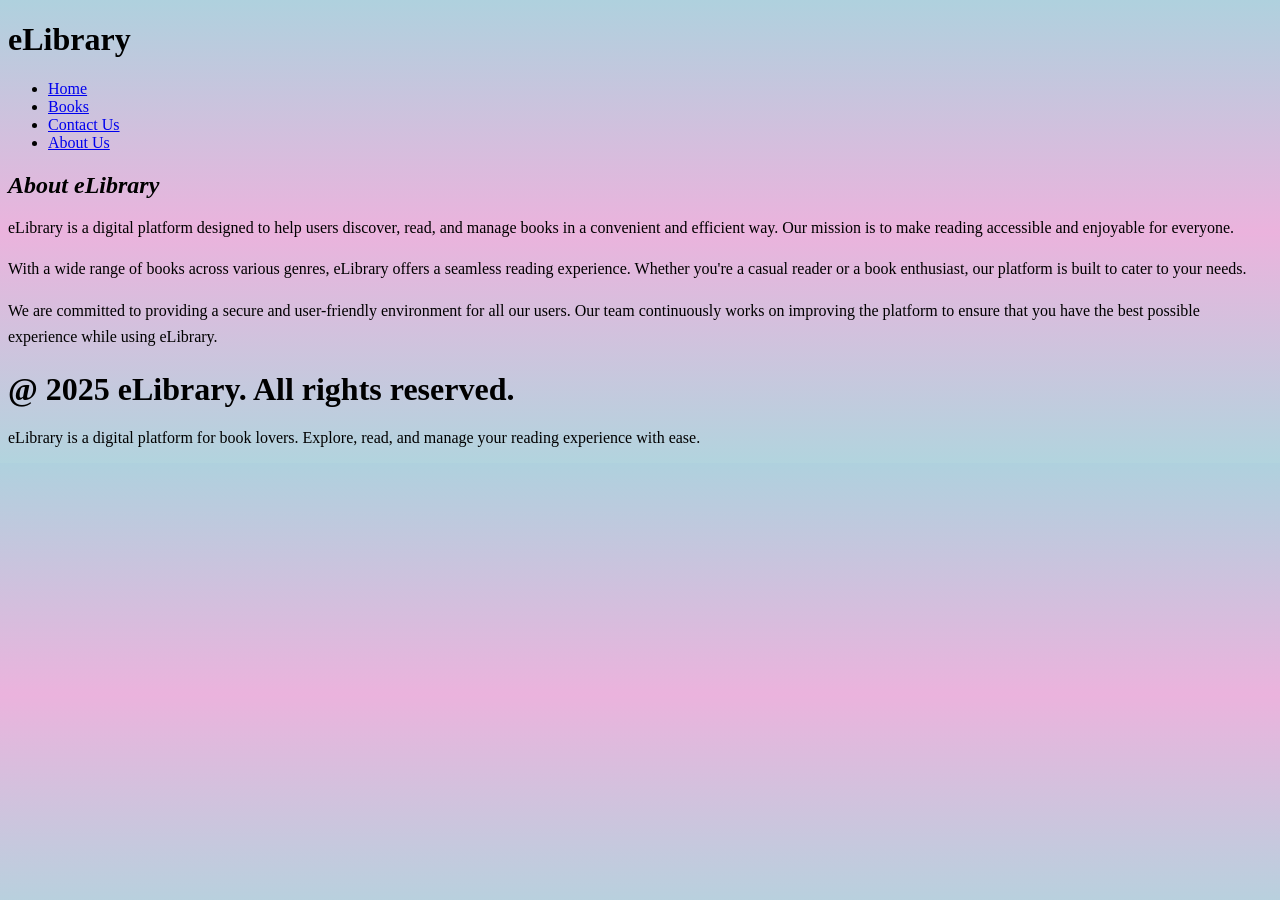
<file: about-us.html>
<!DOCTYPE html>
<html lang="en">

<head>
    <meta charset="UTF-8">
    <meta name="viewport" content="width=device-width, initial-scale=1.0">
    <title>eLibrary - About Us</title>
    <link rel="stylesheet" href="styles.css">
</head>

<body>
    <header>
        <div class="logo">
            <h1>eLibrary</h1>
        </div>
        <nav>
            <ul>
                <li><a href="index.html">Home</a></li>
                <li><a href="books.html">Books</a></li>
                <li><a href="contact-us.html">Contact Us</a></li>
                <li><a href="about-us.html">About Us</a></li>
            </ul>
        </nav>
    </header>
    <section class="message">
        <h2>About eLibrary</h2>
        <p>eLibrary is a digital platform designed to help users discover, read, and manage books in a convenient
            and efficient way. Our mission is to make reading accessible and enjoyable for everyone.</p>
        <p>With a wide range of books across various genres, eLibrary offers a seamless reading experience. Whether
            you're a casual reader or a book enthusiast, our platform is built to cater to your needs.</p>
        <p>We are committed to providing a secure and user-friendly environment for all our users. Our team
            continuously works on improving the platform to ensure that you have the best possible experience while
            using eLibrary.</p>
    </section>
    <main>

    </main>
    <footer>
        <h1>@ 2025 eLibrary. All rights reserved.</h1>

        <p>eLibrary is a digital platform for book lovers. Explore, read, and manage your reading experience with
            ease.</p>
    </footer>
</body>

</html>
</file>
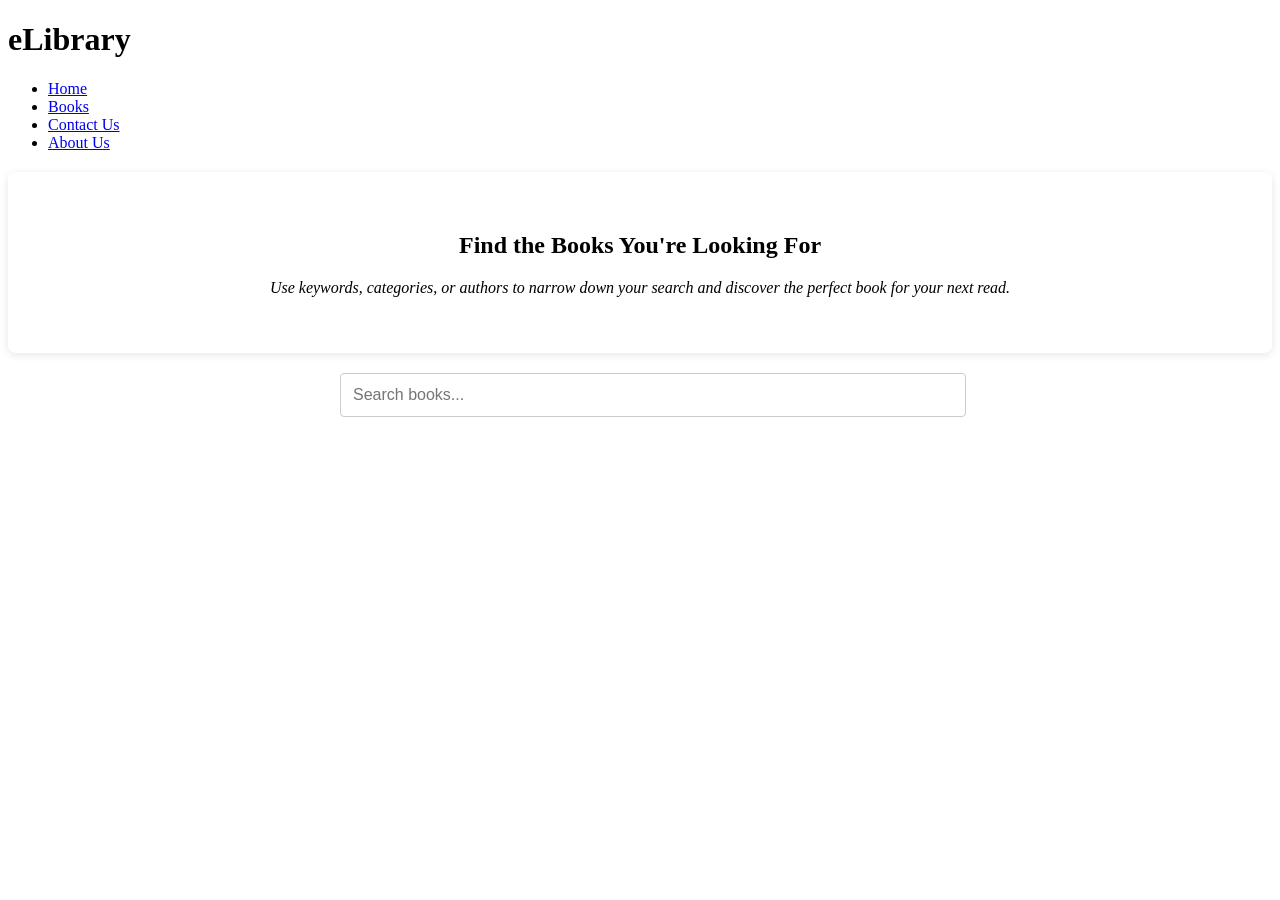
<file: books.html>
<!DOCTYPE html>
<html lang="en">

<head>
    <meta charset="UTF-8">
    <title>Books</title>
    <link rel="stylesheet" href="bookstyle.css">
</head>

<body>
    <header>
        <div class="logo">
            <h1>eLibrary</h1>
        </div>
        <nav>
            <ul>
                <li><a href="index.html">Home</a></li>
                <li><a href="books.html">Books</a></li>
                <li><a href="contact-us.html">Contact Us</a></li>
                <li><a href="about-us.html">About Us</a></li>
            </ul>
        </nav>
    </header>

    <main>
        <section class="hero">
            <h1>Find the Books You're Looking For</h1>
            <p style="font-style: italic;">
                Use keywords, categories, or authors to narrow down your search and discover the perfect book for your
                next
                read.
            </p>
        </section>

        <section class="search-section">
            <div class="search-bar">
                <input type="text" id="searchInput" placeholder="Search books...">
            </div>
        </section>

        <section class="book-list">
            <div id="bookContainer"></div>
        </section>
    </main>

    <!-- script to fetch and display books -->
    <script src="script.js"></script>
</body>

</html>
</file>
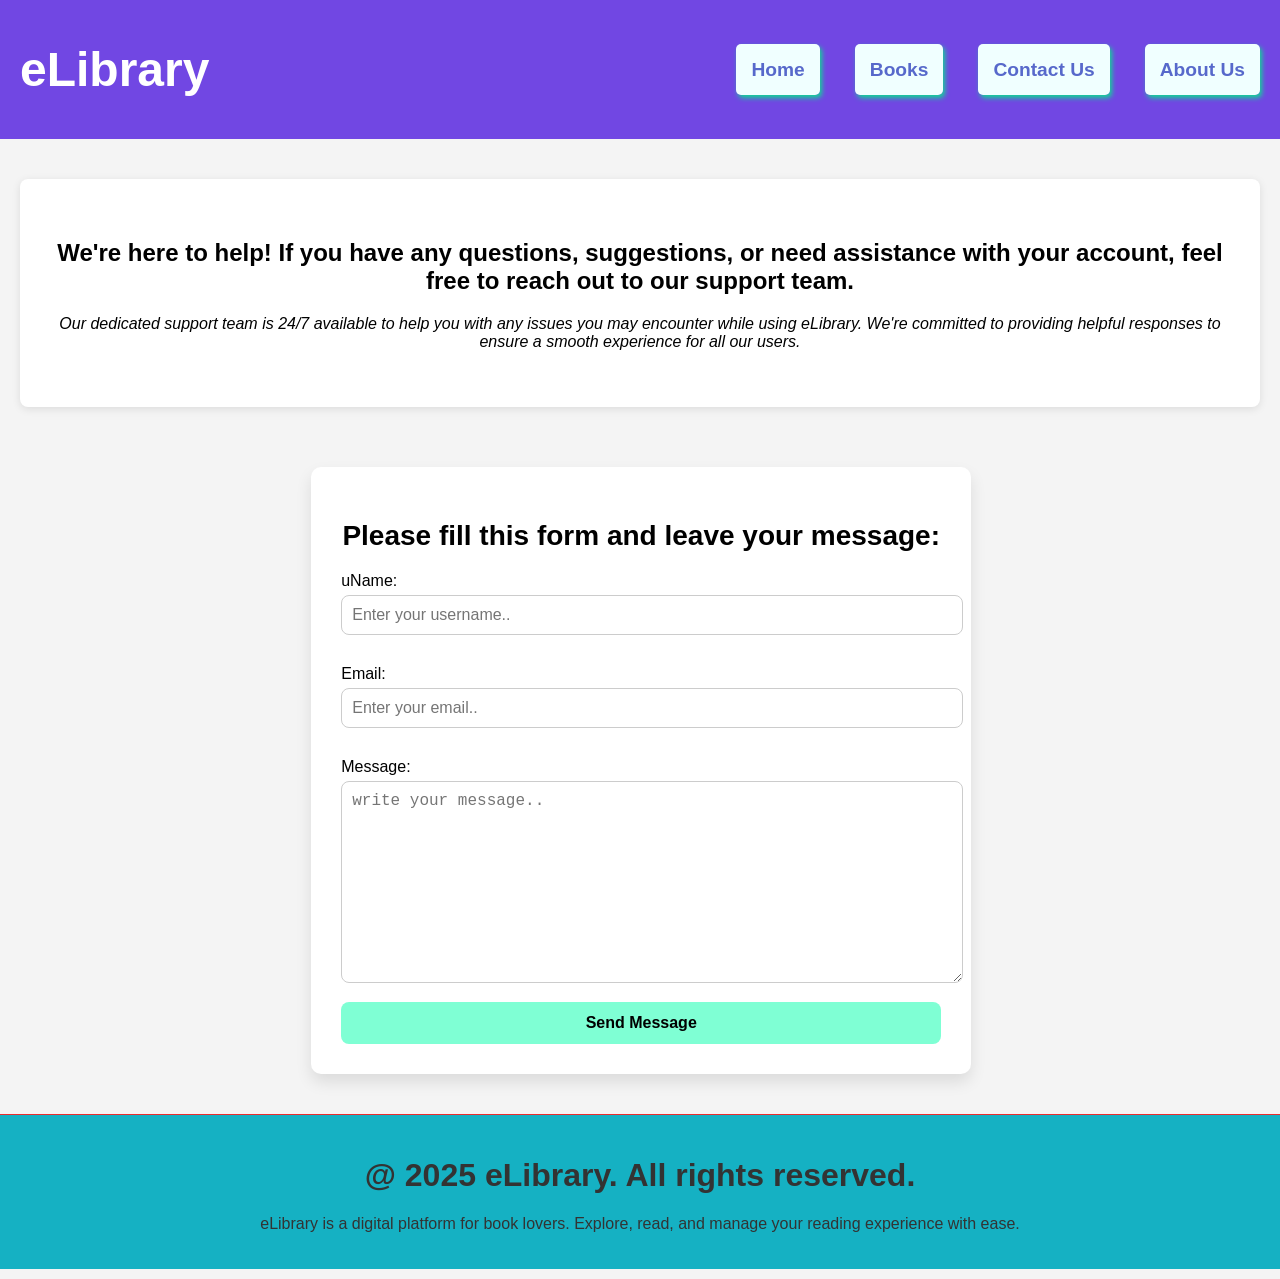
<file: contact-us.html>
<!DOCTYPE html>
<html lang="en">

<head>
    <meta charset="UTF-8">
    <meta name="viewport" content="width=device-width, initial-scale=1.0">
    <title>Share Your Thoughts.</title>
    <link rel="stylesheet" href="forms.css">
</head>

<body>
    <header>
        <div class="logo">
            <h1>eLibrary</h1>
        </div>
        <nav>
            <ul>
                <li><a href="index.html">Home</a></li>
                <li><a href="books.html">Books</a></li>
                <li><a href="contact-us.html">Contact Us</a></li>
                <li><a href="about-us.html">About Us</a></li>
            </ul>
        </nav>
    </header>

    <main>
        <section class="hero">
            <h1>
                We're here to help! If you have any questions, suggestions, or need assistance with your account,
                feel free to reach out to our support team.
            </h1>
            <p style="font-style: italic;">
                Our dedicated support team is 24/7 available to help you with any issues you may encounter while
                using
                eLibrary. We're committed to providing helpful responses to ensure a smooth experience
                for all our users.
            </p>
        </section>
        <section>
            <form id="contact-form">
                <h2>Please fill this form and leave your message:</h2>
                <label for="name">uName:</label>
                <input type="text" id="name" name="name" placeholder="Enter your username.." required>

                <label for="email">Email:</label>
                <input type="email" id="email" name="email" placeholder="Enter your email.." required>

                <label for="message">Message:</label>
                <textarea placeholder="write your message.." name="message" id="message" cols="30" rows="10"
                    required></textarea>

                <button type="submit">
                    Send Message
                </button>
            </form>
        </section>
    </main>

    <footer>
        <h1>@ 2025 eLibrary. All rights reserved.</h1>

        <p>eLibrary is a digital platform for book lovers. Explore, read, and manage your reading experience with
            ease.</p>
    </footer>
</body>

</html>
</file>
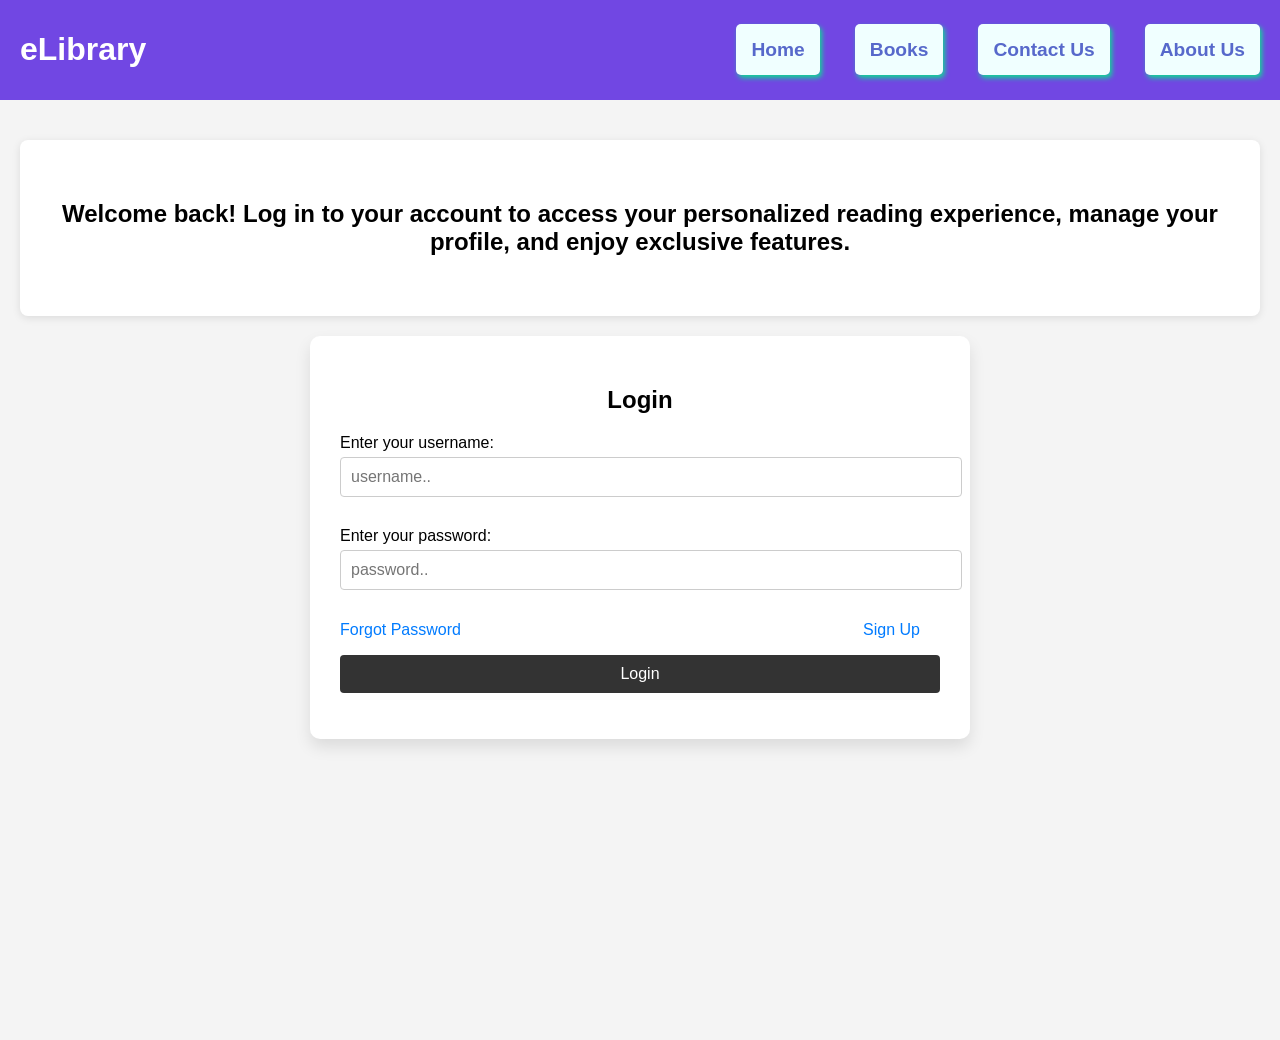
<file: login.html>
<!-- /login.html -->
<!DOCTYPE html>
<html lang="en">

<head>
    <meta charset="UTF-8">
    <meta name="viewport" content="width=device-width, initial-scale=1.0">
    <title>eLibrary - Login</title>
    <link rel="stylesheet" href="forms.css">
</head>

<body>
    <header>
        <h1>eLibrary</h1>
        <nav>
            <ul>
                <li><a href="index.html">Home</a></li>
                <li><a href="books.html">Books</a></li>
                <li><a href="contact-us.html">Contact Us</a></li>
                <li><a href="about-us.html">About Us</a></li>
            </ul>
        </nav>
    </header>

    <main>

        <section>
            <div class="hero">
                <h1>
                    Welcome back! Log in to your account to access your personalized reading experience, manage your
                    profile, and enjoy exclusive features.
                </h1>
            </div>
            <form id="login-form">
                <h2 style="text-align: center;">Login</h2>
                <label for="username">Enter your username:</label>
                <input type="text" id="username" name="username" placeholder="username.." required>

                <label for="password">Enter your password:</label>
                <input type="password" id="password" name="password" placeholder="password.." required>

                <p style="float: right; margin-right: 20px;">
                    <a href="registration.html"
                        style="color: #007BFF; font-family: sans-serif;text-align: right;text-decoration: none;">Sign
                        Up</a>
                </p>
                <p style="float: left;">
                    <a href="reset-password.html"
                        style="color: #007BFF;text-decoration: none; font-family: sans-serif;">Forgot Password</a>
                </p>
                <p>
                    <button type="submit">Login</button>
                </p>
            </form>
        </section>
    </main>
</body>

</html>
</file>
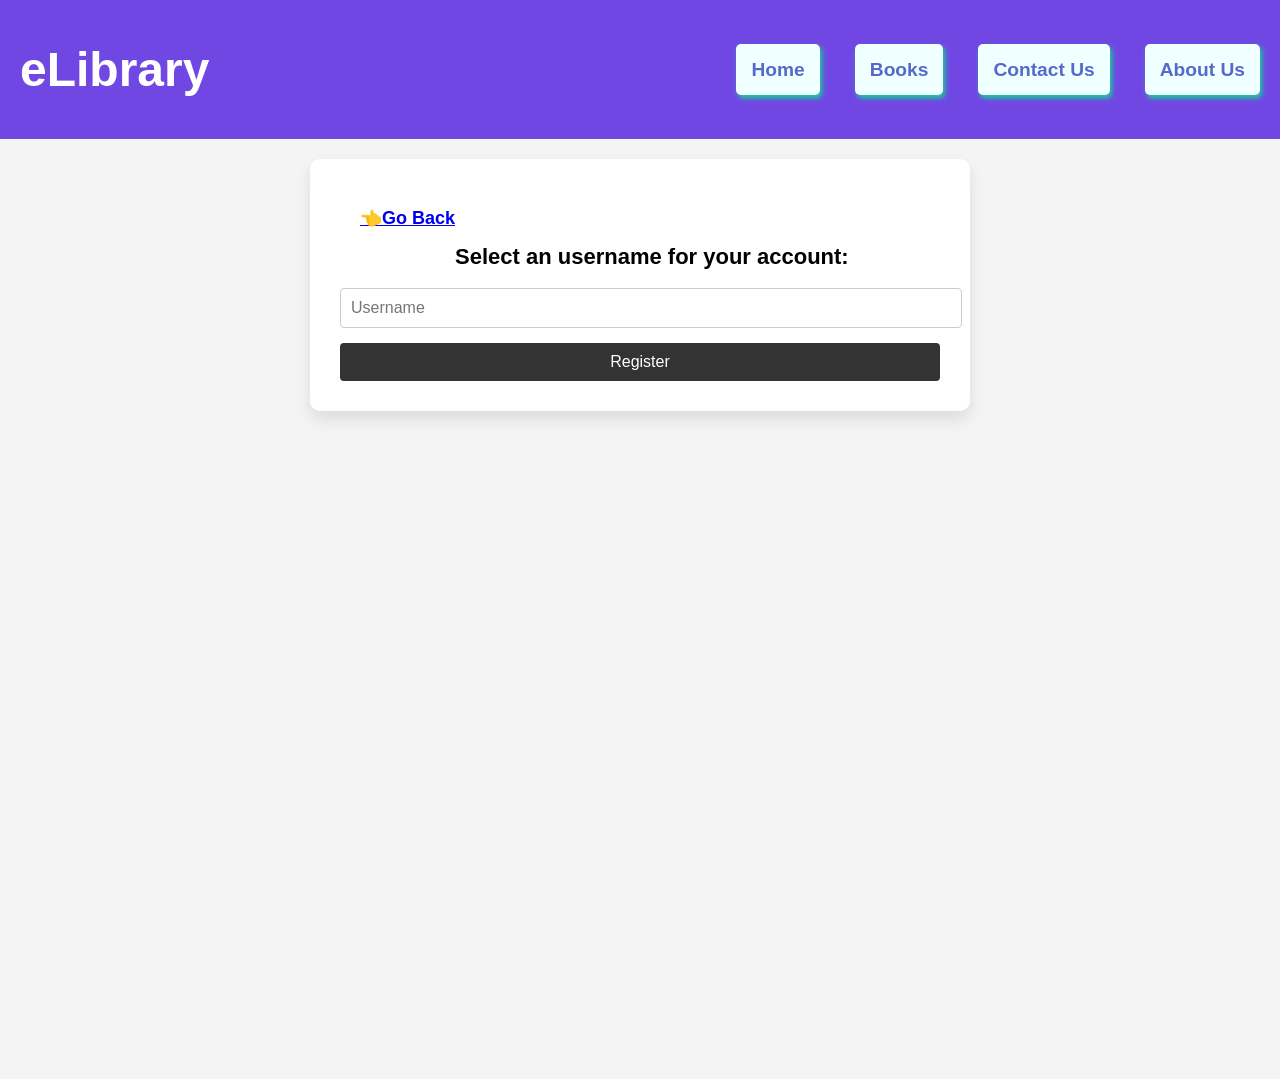
<file: registration-step2.html>
<!DOCTYPE html>
<html lang="en">

<head>
    <meta charset="UTF-8">
    <meta name="viewport" content="width=device-width, initial-scale=1.0">
    <title>eLibrary - Register - Step 2</title>
    <link rel="stylesheet" href="forms.css">
</head>

<body>
    <header>
        <div class="logo">
            <h1>eLibrary</h1>
        </div>
        <nav>
            <ul>
                <li><a href="index.html">Home</a></li>
                <li><a href="books.html">Books</a></li>
                <li><a href="contact-us.html">Contact Us</a></li>
                <li><a href="about-us.html">About Us</a></li>
            </ul>
        </nav>
    </header>
    <main>
        <section>
            <form id="registration-step2-form">
                <p
                    style="float: left;text-decoration: none;font-family: sans-serif;font-size: large; font-weight: 600;">
                    <a href="registration.html" style="float: left; margin-left: 20px;">👈Go
                        Back</a>
                </p><br><br>
                <h2 style="float: left; font-size: 22px;">Select an username for your account:</h2>
                <input type="text" id="username" name="username" placeholder="Username" required>

                <button type="submit">Register</button>
            </form>
        </section>
    </main>
    <script>
        // This JavaScript file will handle the second step of registration (username)
        document.getElementById('registration-step2-form').addEventListener('submit', function (e) {
            e.preventDefault();
            // Redirect to the login page after successful registration
            window.location.href = 'login.html';
        });
    </script>
</body>

</html>
</file>
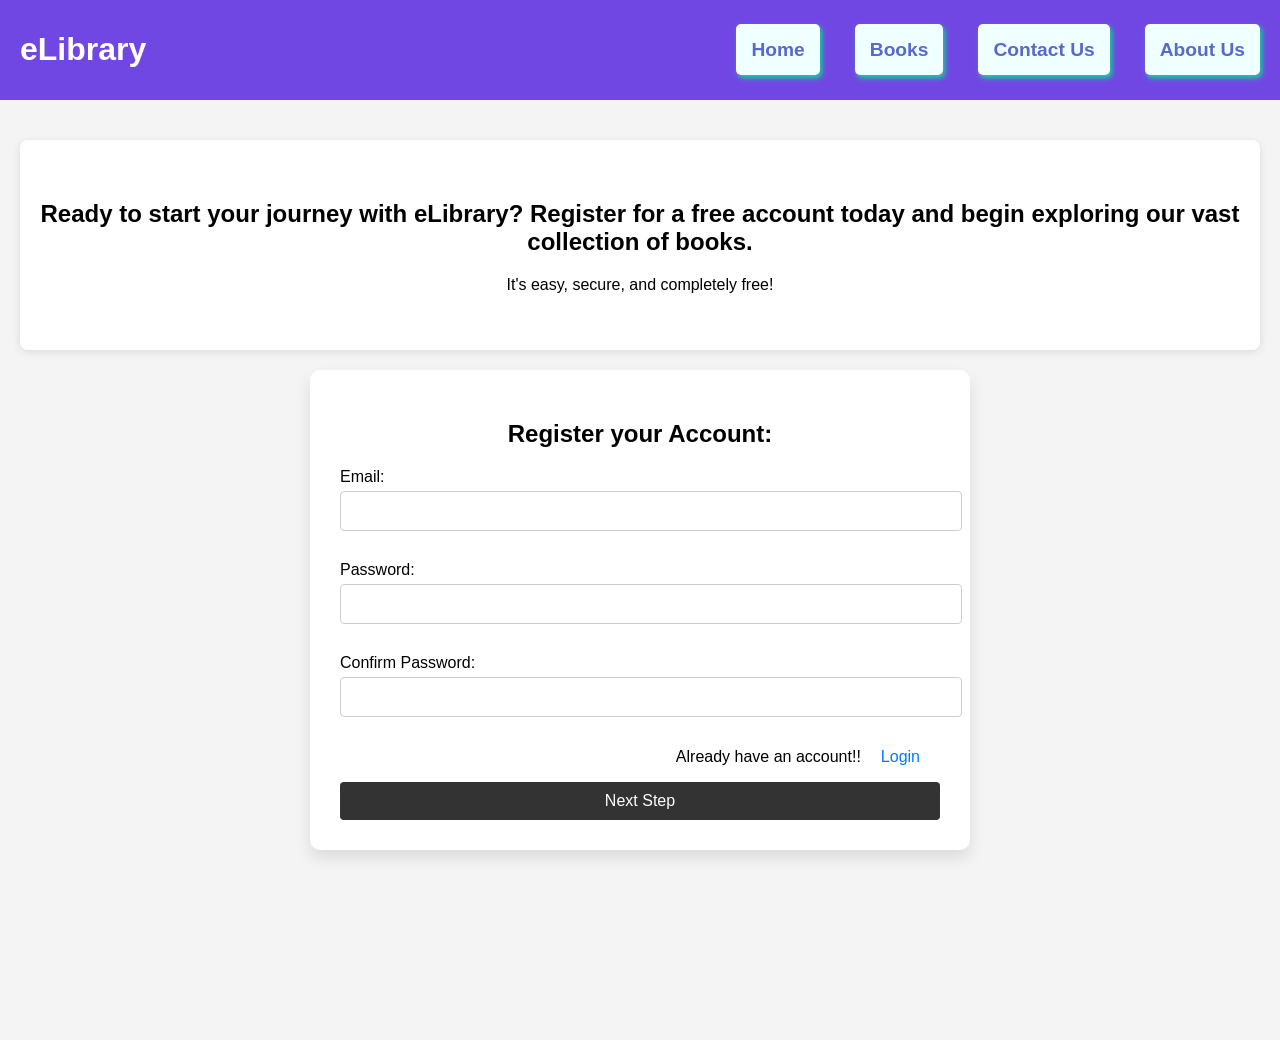
<file: registration.html>
<!DOCTYPE html>
<html lang="en">

<head>
    <meta charset="UTF-8">
    <meta name="viewport" content="width=device-width, initial-scale=1.0">
    <title>eLibrary - Register</title>
    <link rel="stylesheet" href="forms.css">
    <style>
        #guud p {
            float: right;
            margin-right: 20px;

        }

        #guud a {
            color: #007BFF;
            font-family: sans-serif;
            text-align: right;
            text-decoration: none;
            text-align: end;
        }

        #guud a:hover {
            color: blue;
            text-decoration: underline;
            text-shadow: 1px 1px 2px blue;
        }
    </style>
</head>

<body>
    <header>
        <h1>eLibrary</h1>
        <nav>
            <ul>
                <li><a href="index.html">Home</a></li>
                <li><a href="books.html">Books</a></li>
                <li><a href="contact-us.html">Contact Us</a></li>
                <li><a href="about-us.html">About Us</a></li>
            </ul>
        </nav>
    </header>
    <main>
        <section>
            <div class="hero">
                <h2>
                    Ready to start your journey with eLibrary? Register for a free account today and begin exploring our
                    vast collection of books.
                </h2>
                <p> It's easy, secure, and completely free!</p>
            </div>
            <form id="registration-form">
                <h2 style="text-align: center;">Register your Account:</h2>
                <label for="email">Email:</label>
                <input type="email" id="email" name="email" required>

                <label for="password">Password:</label>
                <div>
                    <input type="password" id="password" name="password" required>
                </div>

                <label for="confirm-password">Confirm Password:</label>
                <div>
                    <input type="password" id="confirm-password" name="confirm-password" required>
                </div>
                <div id="guud">
                    <p>
                        <a href="login.html">Login</a>
                    </p>
                    <p>
                        Already have an account!! </p>

                </div>
                <button type="submit">Next Step</button>
            </form>
        </section>
    </main>
    <script src="regvalidation.js"></script>
</body>

</html>
</file>
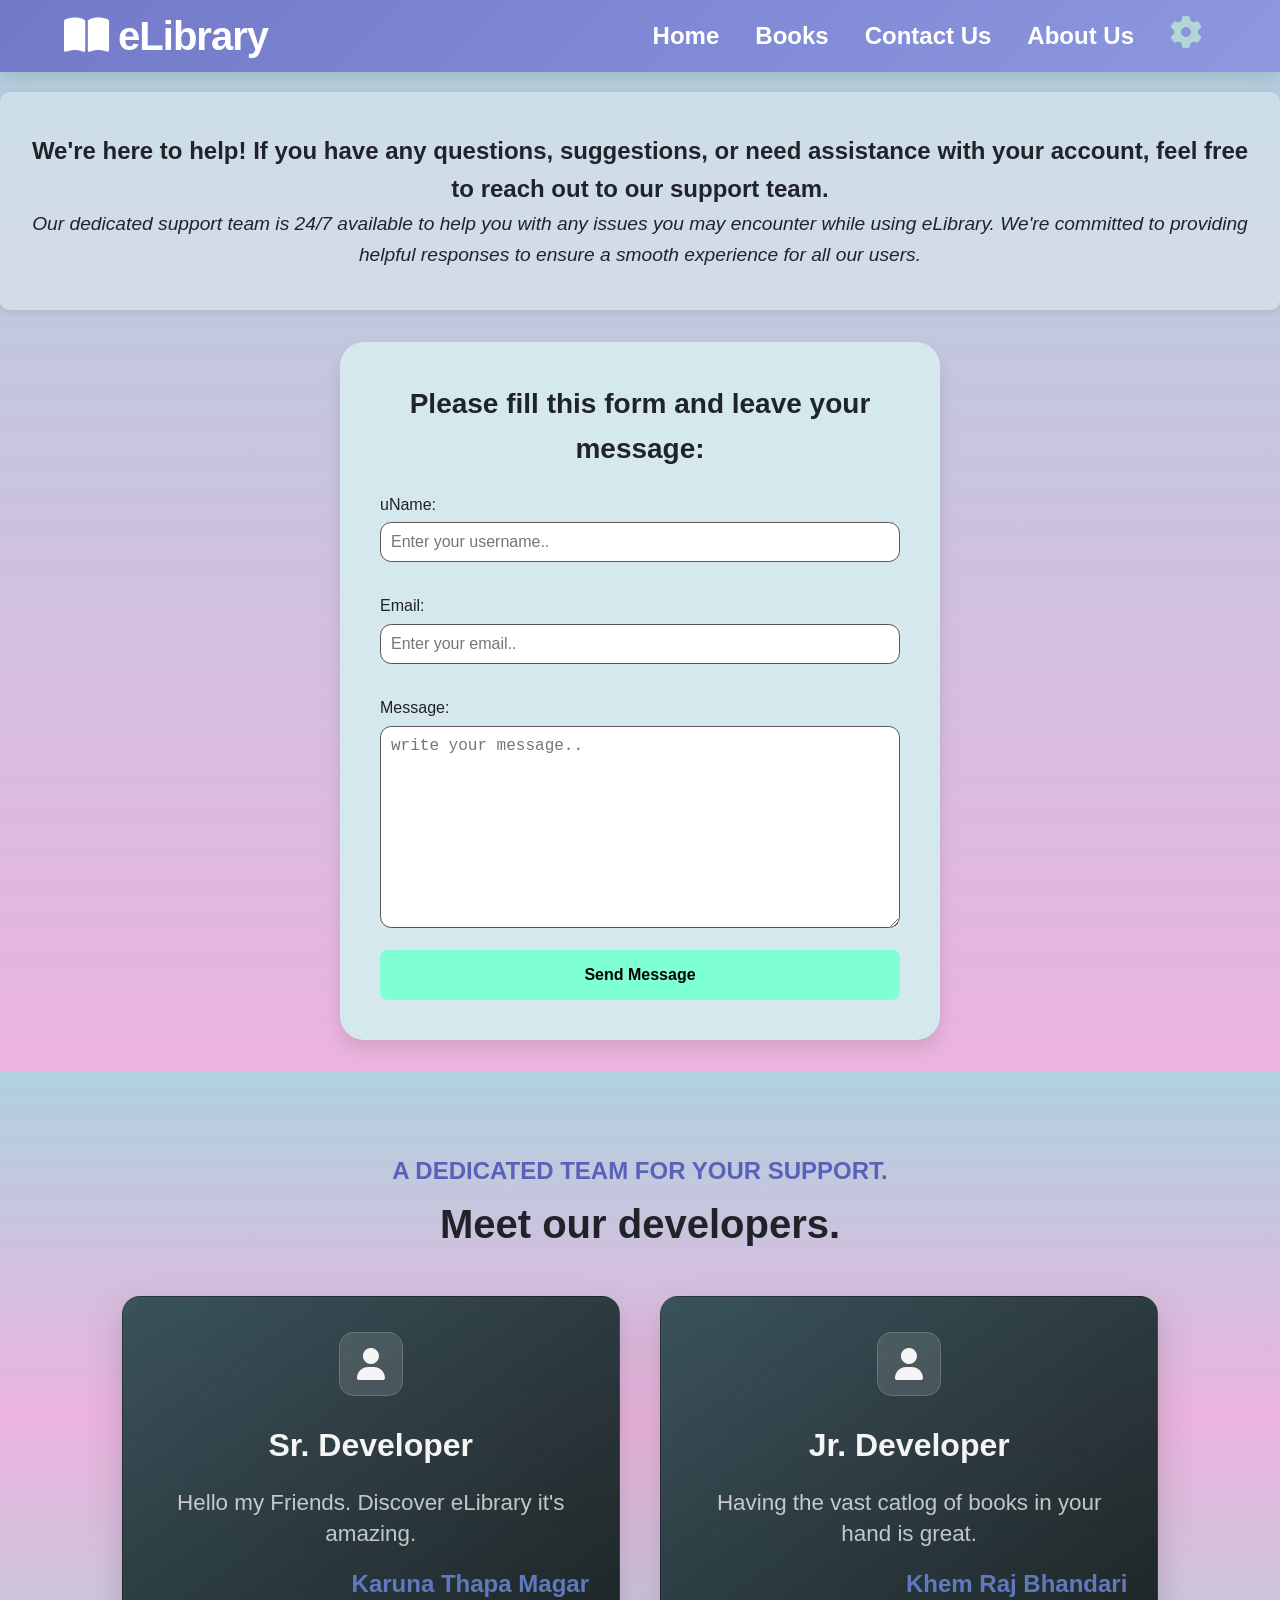
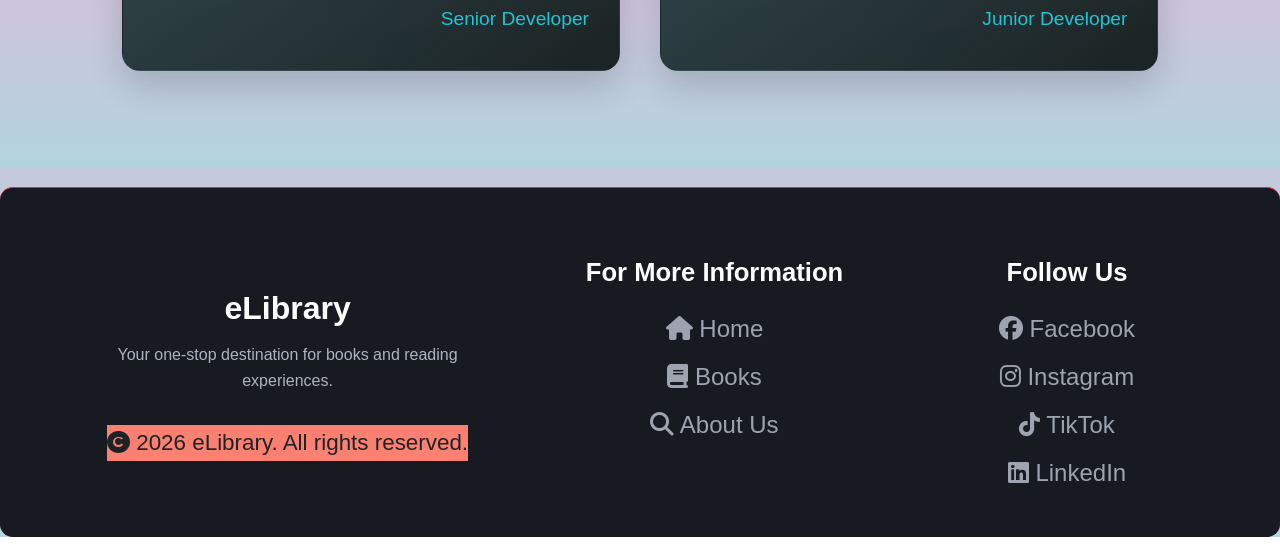
<file: pages/contact-us.html>
<!DOCTYPE html>
<html lang="en">

<head>
    <meta charset="UTF-8">
    <meta name="viewport" content="width=device-width, initial-scale=1.0">
    <title>Share Your Thoughts.</title>
    <link rel="stylesheet" href="../all.css">
    <link rel="stylesheet" href="../sign_ups/forms.css">
    <link rel="stylesheet" href="https://cdnjs.cloudflare.com/ajax/libs/font-awesome/6.5.2/css/all.min.css">
    <link rel="shortcut icon" href="../../images/logo.jpg" type="image/x-icon">
</head>

<body>
    <!-- Navigation -->

    <header class="navbar">
        <a href="../index.html" class="logo"> <i class="fa-solid fa-book-open"></i>
            eLibrary</a>

        <nav class="nav-links">
            <a href="../index.html">Home</a>
            <a href="books.html">Books</a>
            <a href="contact-us.html">Contact Us</a>
            <a href="about-us.html">About Us</a>
            <a href="#setting" class="settings-icon"><i class="fa-solid fa-gear"></i></a>
        </nav>
    </header>

    <!-- FORM SECTION  -->

    <section class="hero">
        <h1>
            We're here to help! If you have any questions, suggestions, or need assistance with your account,
            feel free to reach out to our support team.
        </h1>
        <p style="font-style: italic;">
            Our dedicated support team is 24/7 available to help you with any issues you may encounter while
            using
            eLibrary. We're committed to providing helpful responses to ensure a smooth experience
            for all our users.
        </p>
    </section>
    <section>
        <form id="contact-form">
            <h2>Please fill this form and leave your message:</h2>
            <label for="name">uName:</label>
            <input type="text" id="name" name="name" placeholder="Enter your username.." required>

            <label for="email">Email:</label>
            <input type="email" id="email" name="email" placeholder="Enter your email.." required>

            <label for="message">Message:</label>
            <textarea placeholder="write your message.." name="message" id="message" cols="30" rows="10"
                required></textarea>

            <button type="submit">
                Send Message
            </button>
        </form>
    </section>


    <!-- Developers section -->

    <section class="dev-section">

        <div class="dev-heading">
            <span>A DEDICATED TEAM FOR YOUR SUPPORT.</span>
            <h2>Meet our developers.</h2>
        </div>

        <div class="devcards">

            <article class="devcard">
                <div class="icon"><i class="fa-solid fa-user"></i></div>
                <h3>Sr. Developer</h3>
                <p style="margin-bottom: 1rem;">
                    Hello my Friends.
                    Discover eLibrary it's amazing.
                </p>
                <strong>Karuna Thapa Magar</strong>
                <small>Senior Developer</small>
            </article>

            <article class="devcard">
                <div class="icon"><i class="fa-solid fa-user"></i></div>
                <h3>Jr. Developer</h3>
                <p style="margin-bottom: 1rem;">
                    Having the vast catlog of books in your hand is great. </p>
                <strong>Khem Raj Bhandari</strong>
                <small>Junior Developer</small>
            </article>
        </div>
    </section>


    <!-- Footer -->

    <footer class="footer">
        <div class="footer-brand">
            <h2>eLibrary</h2>
            <p>Your one-stop destination for books and reading experiences.</p>
            <small><i class="fa-solid fa-copyright"></i> 2026 eLibrary. All rights reserved.</small>
        </div>

        <div class="footer-column">
            <h3>For More Information</h3>
            <a href="../index.html"><i class="fa-solid fa-home"></i> Home</a>
            <a href="books.html"><i class="fa-solid fa-book"></i> Books</a>
            <a href="about-us.html"><i class="fa-solid fa-search"></i> About Us</a>
        </div>

        <div class="footer-column">
            <h3>Follow Us</h3>
            <a href="#"><i class="fa-brands fa-facebook"></i> Facebook</a>
            <a href="#"><i class="fa-brands fa-instagram"></i> Instagram</a>
            <a href="#"><i class="fa-brands fa-tiktok"></i> TikTok</a>
            <a href="#linkedin"><i class="fa-brands fa-linkedin"></i> LinkedIn</a>
        </div>
    </footer>

</body>

</html>
</file>
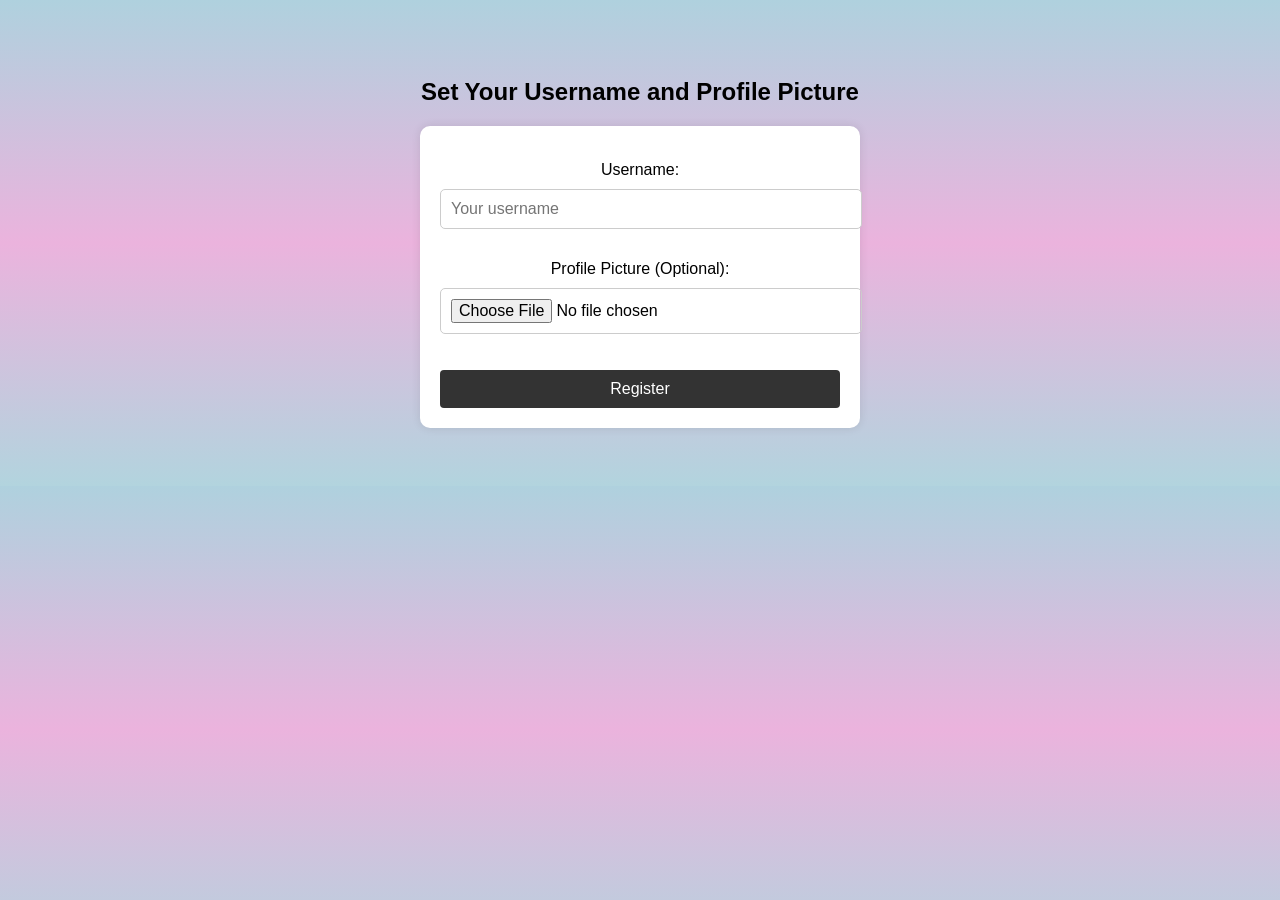
<file: sign_ups/registration-step-3.html>
<!DOCTYPE html>
<html lang="en">

<head>
    <meta charset="UTF-8">
    <meta name="viewport" content="width=device-width, initial-scale=1.0">
    <title>eLibrary - Username & Profile Picture</title>
    <link rel="stylesheet" href="forms.css">
    <link rel="shortcut icon" href="../images/logo.jpg" type="image/x-icon">
    <style>
        body {
            background-color: #f4f4f4;
            font-family: Arial, sans-serif;
            text-align: center;
            padding: 50px 20px;
        }

        form {
            max-width: 400px;
            margin: auto;
            background-color: #fff;
            padding: 20px;
            border-radius: 10px;
            box-shadow: 0 0 10px rgba(0, 0, 0, 0.1);
        }

        label {
            display: block;
            margin-top: 15px;
        }

        input[type="text"],
        input[type="file"] {
            width: 100%;
            padding: 10px;
            margin-top: 5px;
            border: 1px solid #ccc;
            border-radius: 5px;
        }

        button {
            width: 100%;
            padding: 10px;
            margin-top: 20px;
            background-color: #007BFF;
            color: white;
            border: none;
            border-radius: 5px;
            cursor: pointer;
        }

        button:hover {
            background-color: #0056b3;
        }
    </style>
</head>

<body>
    <h2>Set Your Username and Profile Picture</h2>
    <form id="registration-step3-form" enctype="multipart/form-data">
        <label for="username">Username:</label>
        <input type="text" id="username" name="username" placeholder="Your username" required>

        <label for="profile-pic">Profile Picture (Optional):</label>
        <input type="file" id="profile-pic" name="profile-pic" accept="image/*">

        <button type="submit">Register</button>
    </form>
</body>

</html>
</file>
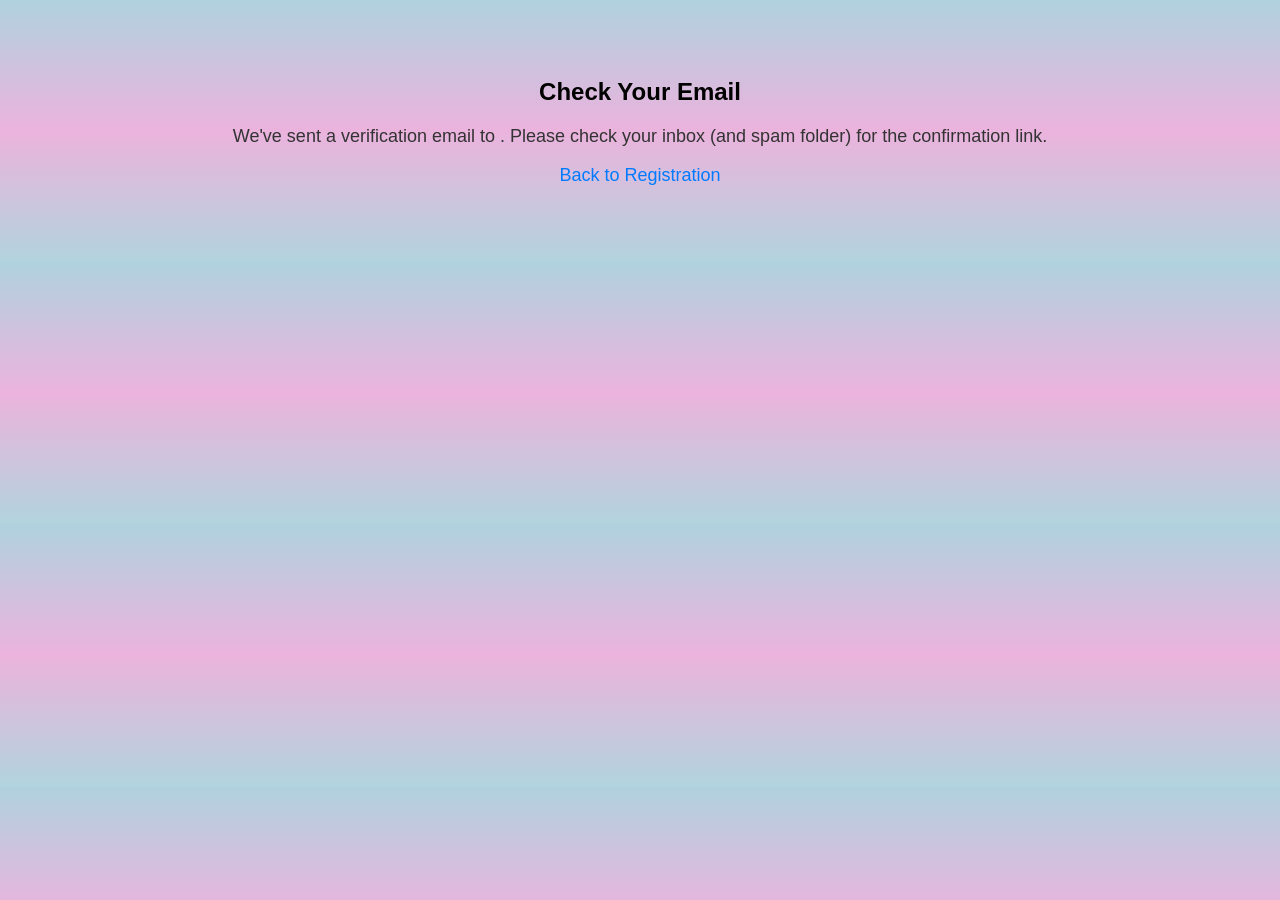
<file: sign_ups/registration-step2.html>
<!DOCTYPE html>
<html lang="en">

<head>
    <meta charset="UTF-8">
    <meta name="viewport" content="width=device-width, initial-scale=1.0">
    <title>eLibrary - Email Verification</title>
    <link rel="stylesheet" href="forms.css">
    <link rel="shortcut icon" href="../images/logo.jpg" type="image/x-icon">
    <style>
        body {
            background-color: #f4f4f4;
            font-family: Arial, sans-serif;
            text-align: center;
            padding: 50px 20px;
        }

        h2 {
            margin-bottom: 20px;
        }

        p {
            font-size: 18px;
            color: #333;
        }

        a {
            color: #007BFF;
            text-decoration: none;
        }

        a:hover {
            text-decoration: underline;
        }
    </style>
</head>

<body>
    <h2>Check Your Email</h2>
    <p>We've sent a verification email to <strong id="email-display"></strong>. Please check your inbox (and spam
        folder) for the confirmation link.</p>
    <p><a href="registration.html">Back to Registration</a></p>
</body>

</html>
</file>
<file: styles.css>
body {
    background: linear-gradient(#afd1de, #ebb3dd, #b2d4de);

}

.fig {
    display: flex;
    gap: 5rem;
}

.rounded {
    color: gray;
    background-color: #ffffff50;
}

/* 
   HERO
    */

.hero {
    min-height: auto;
    background-image: url("../images/e-Learning2.jpg");
    background-size: cover;
    background-position: center;
    position: relative;
    display: flex;
    align-items: center;
    justify-content: center;
    text-align: center;
    height: 40dvh;

}

.hero-overlay {
    position: absolute;
    inset: 0;
    background:
        linear-gradient(90deg,
            rgba(0, 0, 0, 0.8),
            rgba(0, 0, 0, 0.60),
            rgba(0, 0, 0, 0.90));
    border-radius: 1rem;
}

.hero-content {
    position: relative;
    z-index: 1;
    color: rgb(224, 192, 9);
    max-width: auto;
    padding: 50px 25px;
}

.eyebrow,
.section-heading>span,
.testimonial-heading>span {
    font-size: 1.4rem;
    color: rgb(15, 164, 223);
    font-weight: 800;
    letter-spacing: 2px;
    opacity: 100;
}

.hero h1 {
    font-size: clamp(38px, 6vw, 64px);
    line-height: 1.1;
    margin: 12px 0 16px;
}

.hero p {
    max-width: 65rem;
    margin: auto;
    font-size: 1.5rem;
    color: rgba(255, 255, 255, 0.9);
}


.collection {
    padding: 2.5rem 1.5rem;
    background-color: #24212190;
}

.collection a {
    display: block;
    text-align: center;
}

.text-success {
    text-align: center;
    background-color: #afd1de90;
}

.text-success h2 {
    color: black;
}

.book-row {
    display: grid;
    grid-template-columns: repeat(auto-fit, minmax(250px, 1fr));
    gap: 1.4rem;
    margin-top: 1.4rem;
    margin-bottom: 1.5rem;
}

.book {
    background-color: #ffffff90;
    border: 1px solid #ddd;
    border-radius: 10px;
    overflow: hidden;
    box-shadow: 0 2px 8px rgba(0, 0, 0, 0.1);
    transition: transform 0.4s ease;
}

.book:hover {
    transform: translateY(-5px);
}

.book img {
    width: 100%;
    height: 10dvh;
    object-fit: cover;
}

.book h3 {
    margin: 0.6rem;
    font-size: 1rem;
    text-align: center;
    color: #333;
    z-index: 10;
}

.book p {
    margin: 0.5rem;
    font-size: 1rem;
    text-align: center;
    color: #666;
}

.top {
    background-color: #ffffff50;
}

.top h2 {
    text-align: center;
    font-size: 2rem;
    color: rgb(49, 61, 65);
}

.message h1 {
    margin-top: 0;
    margin-bottom: 15px;
}

.message p {
    line-height: 1.6;
    font-size: 16px;
}

.message h2 {
    font-style: italic;
    margin-top: 20px;
    margin-bottom: 10px;
}

.user-reviews {
    background-color: #fff;
    padding: 20px;
    text-align: center;
    margin: 20px 0;
    border-radius: 8px;
    box-shadow: 0 2px 8px rgba(0, 0, 0, 0.1);
    animation: fadeIn 1s ease-in-out;
}

.review {
    margin: 15px 0;
    padding: 15px;
    background-color: #f9f9f9;
    border-left: 5px solid #7147e3;
    animation: slideIn 1s ease-in-out;
}

.reviewer {
    font-style: italic;
    margin-top: 10px;
    color: #555;
}



@media (max-width: 768px) {
    .book-row {
        grid-template-columns: repeat(2, 1fr);
    }
}

@media (max-width: 480px) {
    .book-row {
        grid-template-columns: repeat(1, 1fr);
    }
}
</file>
<file: bookstyle.css>
/*body {
    font-family: Arial, sans-serif;
    margin: 0;
    padding: 0;
    background-color: #f4f4f4;
}

header {
    display: flex;
    justify-content: space-between;
    align-items: center;
    background-color: #7147e3;
    color: #fff;
    padding: 10px 20px;
    font-family: sans-serif;
}

.logo {
    font-size: 24px;
    font-weight: bold;
}

nav ul {
    list-style: none;
    margin: 0;
    padding: 0;
    display: flex;
}

nav ul li {
    margin-left: 20px;
}

nav ul li a {
    color: #5769cb;
    width: 100%;
    max-width: 200px;
    font-size: larger;
    text-decoration: none;
    padding: 15px;
    border-radius: 5px;
    font-weight: bold;
    box-shadow: 2px 3px 5px rgb(13, 219, 147);
    border: 2px pink;
    background-color: azure;
    transition: background-color 0.3s ease;
}

nav ul li a:hover {
    background-color: aquamarine;
    text-decoration: underline;

}*/

.hero {
    background-color: #fff;
    padding: 40px 20px;
    text-align: center;
    margin: 20px 0;
    border-radius: 8px;
    box-shadow: 0 2px 8px rgba(0, 0, 0, 0.1);
}

.search-bar {
    margin: 20px auto;
    width: 80%;
    max-width: 600px;
}

.search-bar input {
    width: 100%;
    padding: 12px;
    font-size: 16px;
    border: 1px solid #ccc;
    border-radius: 4px;
}

.book-list {
    display: flex;
    flex-direction: column;
    gap: 20px;
}

.book-row {
    display: flex;
    gap: 20px;
}

.book-box {
    background-color: #f9f9f9;
    border: 1px solid #ccc;
    border-radius: 10px;
    padding: 20px;
    width: 40%;
    box-shadow: 0 2px 8px rgba(0, 0, 0, 0.1);
    position: relative;
    /* Enable absolute positioning for child elements */
    width: 100%;
    height: 100%;
    display: flex;
    flex-direction: column;
    justify-content: space-between;
    padding: 20px
}

.book-title {
    text-align: center;
    font-size: 24px;
    margin-bottom: 10px;
}

.book-author {
    text-align: left;
    font-style: italic;
    margin-bottom: 10px;
}

.book-description {
    text-align: center;
    margin-bottom: 10px;
}

.book-category {
    text-align: right;
    font-style: italic;
    color: #666;
}

.book-btn {
    margin-top: 15px;
    padding: 8px 12px;
    font-size: 14px;
    border: none;
    border-radius: 5px;
    cursor: pointer;
    transition: background-color 0.3s ease;
}

.read-btn {
    background-color: #28a745;
    color: white;
}

.read-btn:hover {
    background-color: #218838;
}

.download-btn {
    background-color: #007bff;
    color: white;
    margin-left: 10px;
}

.download-btn:hover {
    background-color: #0056b3;
}

iframe {
    border: none;
    width: 100%;
    height: 600px;
}

.close-btn {
    position: absolute;
    top: 10px;
    right: 10px;
    z-index: 1000;
    background-color: rgba(255, 255, 255, 0.8);
    padding: 6px 10px;
    border-radius: 4px;
    font-size: 14px;
    cursor: pointer;
    transition: background-color 0.3s ease;
}

.close-btn:hover {
    background-color: rgba(255, 255, 255, 1);
}
</file>
<file: forms.css>
body {
    font-family: Arial, sans-serif;
    margin: 0;
    padding: 0;
    background-color: #f4f4f4;
}

header {
    display: flex;
    justify-content: space-between;
    align-items: center;
    background-color: #7147e3;
    color: #fff;
    padding: 10px 20px;
    font-family: sans-serif;
}

.logo {
    font-size: 24px;
    font-weight: bold;
}

nav ul {
    list-style: none;
    margin: 0;
    padding: 0;
    display: flex;
    flex-wrap: wrap;
    justify-content: center;
    gap: 15px;
}

nav ul li {
    margin-left: 20px;
}

nav ul li a {
    color: #5769cb;
    width: 100%;
    max-width: 200px;
    font-size: larger;
    text-decoration: none;
    padding: 15px;
    border-radius: 5px;
    font-weight: bold;
    box-shadow: 2px 3px 5px rgb(13, 219, 147);
    border: 2px pink;
    background-color: azure;
    transition: background-color 0.3s ease;
}

nav ul li a:hover {
    background-color: aquamarine;
    text-decoration: underline;
}

main {
    background-color: #f4f4f4;
    margin: 0;
    padding: 0;
    display: flex;
    flex-direction: column;
    align-items: center;
    min-height: 100vh;
    padding: 20px;
}

.hero {
    background-color: #fff;
    padding: 40px 20px;
    text-align: center;
    margin: 20px 0;
    border-radius: 8px;
    box-shadow: 0 2px 8px rgba(0, 0, 0, 0.1);
}

form {
    background-color: #ffffff;
    padding: 30px;
    border-radius: 10px;
    box-shadow: 0 8px 16px rgba(0, 0, 0, 0.1);
    width: 100%;
    max-width: 600px;
    margin: 0 auto;
}

form label {
    display: block;
    margin: 15px 0 5px;
}

form input,
form textarea {
    width: 100%;
    padding: 10px;
    margin-bottom: 15px;
    border: 1px solid #ccc;
    border-radius: 4px;
    font-size: 16px;
}

form button {
    padding: 10px 20px;
    background-color: #333;
    color: #fff;
    border: none;
    border-radius: 4px;
    cursor: pointer;
    width: 100%;
    font-size: 16px;
}

form button:hover {
    background-color: #555;
}

footer {
    text-align: center;
    color: #333;
    padding: 20px;
    background-color: #15b1c3;
    margin-top: 20px;
    border-top: 1px solid #e92c2c;
}

#reset-password-form {
    background-color: #ffffff;
    padding: 30px;
    border-radius: 10px;
    box-shadow: 0 8px 16px rgba(0, 0, 0, 0.1);
    width: 100%;
    max-width: 400px;
    margin: 0 auto;
}

/* For Contact Us Page */
#contact-form {
    width: 100%;
    max-width: 600px;
    margin-top: 40px;
}

#contact-form h2 {
    text-align: center;
    font-size: 28px;
    margin-bottom: 20px;
}

#contact-form label {
    display: block;
    margin-top: 15px;
}

#contact-form input,
#contact-form textarea {
    width: 100%;
    padding: 10px;
    margin-bottom: 15px;
    border-radius: 8px;
    border: 1px solid #ccc;
    font-size: 16px;
}

#contact-form button {
    width: 100%;
    padding: 12px;
    background-color: aquamarine;
    color: black;
    border: none;
    border-radius: 8px;
    font-weight: bold;
    cursor: pointer;
    font-size: 16px;
}

#contact-form button:hover {
    background-color: chartreuse;
}


@media (max-width: 768px) {
    nav ul {
        flex-direction: column;
        align-items: center;
    }

    nav ul li {
        margin: 10px 0;
    }

    form input,
    form textarea {
        font-size: 14px;
    }
}
</file>
<file: all.css>
/* 
   eLibrary - About Page
    */

* {
    margin: 0;
    padding: 0;
    box-sizing: border-box;

}

html {
    scroll-behavior: smooth;
}

body {
    font-family: "Segoe UI", Arial, sans-serif;
    background: #ffffff16;
    color: #20242a;
    line-height: 1.6;
    overflow-x: hidden;
}

a {
    text-decoration: none;
}

/* Hero */
.hero {
    animation: fadeIn 1s ease-in-out;

}

/* 
   NAVIGATION
    */

.navbar {
    min-height: 8dvh;
    padding: 0 5%;
    display: flex;
    align-items: center;
    justify-content: space-between;
    background: linear-gradient(135deg, #7279c9, #8d98df);
    box-shadow: 0 4px 18px rgba(0, 0, 0, 0.12);
    position: relative;
    z-index: 10;
}

.logo {
    color: white;
    font-size: 2.5rem;
    font-weight: 700;
    letter-spacing: -1px;
}

.nav-links {
    display: flex;
    align-items: center;
    gap: 0.5rem;
}

.nav-links a {
    color: white;
    font-size: 1.5rem;
    font-weight: 600;
    padding: 7px 14px;
    border-radius: 6px;
    transition: 0.4s ease;
}

.nav-links a:hover {
    background: rgba(0, 0, 0, 0.25);
    transition: 0.4s ease;
}

.nav-links a::after {
    background: #7bbbef;
}

.nav-links a i {
    color: rgb(178, 215, 212);
    font-size: 2rem;
    z-index: inherit;
    transition: 0.3s ease;
    text-decoration: none;
}

.nav-links a i:hover {
    transform: rotate(100deg);
}



/* 
   BUTTONS
    */

.btn {
    justify-content: center;
    text-align: center;
    align-self: center;

    min-width: 10vw;
    padding: 11px 19px;

    border-radius: 0.5rem;
    font-size: 1.2rem;
    font-weight: 700;

    transition: 0.25s ease;
}

.btn-login {
    background: rgba(255, 255, 255, 0.15);
    border: 1px solid rgba(255, 255, 255, 0.3);
    color: rgb(255, 255, 255);
}

.btn-login:hover {
    background: skyblue;
    color: #173c3d;
    transform: translateY(-3px);
}

.btn-signup {
    background: #8d98df;
    color: whitesmoke;
    border: 1px solid #8d98df;
}

.btn-signup:hover {
    background: #707bc9;
    border-color: #707bc9;
    transform: translateY(-3px);
}

/* 
   FINAL CTA
    */

.cta {
    max-width: 80%;
    margin: 70px auto;
    padding: 3rem 3.2rem;

    border-radius: 20px;

    background:
        linear-gradient(120deg,
            #171b22,
            #28332f);

    color: white;

    display: flex;
    align-items: center;
    justify-content: space-between;
    gap: 2.5rem;
}

.cta h2 {
    font-size: clamp(25px, 4vw, 36px);
    margin: 0.5rem 0;
}

.cta p {
    color: rgba(255, 255, 255, 0.68);
    font-size: 1.25rem;
}

.cta-buttons {
    display: flex;
    gap: 1.5rem;
    flex-shrink: 0;
}

.cta span {
    font-size: 1.4rem;
    color: skyblue;
    font-weight: 800;
    letter-spacing: 2px;
    opacity: 1;
}


/* button */
.btn {
    justify-content: center;
    text-align: center;
    align-self: center;

    min-width: 10vw;
    padding: 11px 19px;

    border-radius: 0.5rem;
    font-size: 1.2rem;
    font-weight: 700;

    transition: 0.25s ease;
}

.btn-login {
    background: rgba(255, 255, 255, 0.15);
    border: 1px solid rgba(255, 255, 255, 0.3);
    color: rgb(255, 255, 255);
}

.btn-login:hover {
    background: skyblue;
    color: #173c3d;
    transform: translateY(-3px);
}

.btn-signup {
    background: #8d98df;
    color: whitesmoke;
    border: 1px solid #8d98df;
}

.btn-signup:hover {
    background: #707bc9;
    border-color: #707bc9;
    transform: translateY(-3px);
}

/* 
   FOOTER
    */

.footer {
    background: #171a21;
    color: white;

    padding: 4rem 5% 2.8rem;
    border-radius: 0.8rem;
    display: grid;
    grid-template-columns: 1.5fr 1fr 1fr;
    gap: 3.4rem;
}

.footer-brand {
    display: flex;
    flex-direction: column;
    justify-content: center;
    align-items: center;
}

.footer-brand h2 {
    font-size: 2rem;
    margin-bottom: 8px;
}

.footer-brand p {
    color: #aeb4bf;
    max-width: 24rem;
    text-align: center;
    margin-bottom: 2rem;
}

.footer-brand small {
    color: #202225;
    font-size: 1.4rem;
    text-emphasis: initial;
    background-color: salmon;
}

.footer-column {
    display: flex;
    flex-direction: column;
    gap: 0.6rem;
}

.footer-column h3 {
    margin-bottom: 8px;
    font-size: 1.6rem;
}

.footer-column a {
    color: #9da4af;
    font-size: 1.5rem;
    transition: 0.2s ease;
}

.footer-column a:hover {
    color: white;
    transform: translateX(4px);
}

/* 
TABLET
    */

@media (max-width: 950px) {

    .navbar {
        padding: 1rem 4%;
        flex-direction: column;
        gap: 0.8rem;
    }

    .cta {
        margin-left: 4%;
        max-width: 100%;
        margin-right: 4%;
    }


    .footer {
        grid-template-columns: 1fr 1fr;
    }

    .footer-column {
        justify-self: center;
    }

    .footer-brand {
        grid-column: 1 / -1;
    }
}

/* 
   MOBILE
    */

@media (max-width: 615px) {

    .navbar {
        align-items: flex-start;
    }

    .nav-links {
        width: 100%;
        flex-wrap: wrap;
    }

    .nav-links a {
        font-size: 0.8rem;
        padding: 0.5rem 0.6rem;
    }

    .cta {
        margin-top: 2.5rem;
        margin-bottom: 2.5rem;
        padding: 2rem 1.5rem;
        flex-direction: column;
        align-items: flex-start;
    }

    .cta-buttons {
        width: 100%;
    }

    .cta-buttons .btn {
        flex: 1;
    }

    .footer {
        grid-template-columns: 1fr;
        gap: 2rem;
    }

    .footer-column h3 {
        justify-self: center;
    }

    .footer-column a {
        align-self: center;
    }

    .footer-brand {
        grid-column: auto;
    }
}

@keyframes fadeIn {
    from {
        opacity: 0;
        transform: translateY(20px);
    }

    to {
        opacity: 1;
        transform: translateY(0);
    }
}


@keyframes fadeIn {
    from {
        opacity: 0;
        transform: translateY(20px);
    }

    to {
        opacity: 1;
        transform: translateY(0);
    }
}

@keyframes slideIn {
    from {
        opacity: 0;
        transform: translateY(20px);
    }

    to {
        opacity: 1;
        transform: translateY(0);
    }
}
</file>
<file: sign_ups/forms.css>
body {
    background: linear-gradient(#afd1de, #ebb3dd, #b2d4de);

}

.registration-form {
    height: 60dvh;
}

.hero {
    background-color: #ffffff50;
    padding: 40px 20px;
    text-align: center;
    margin: 20px 0;
    border-radius: 0.6rem;
    box-shadow: 0 2px 8px rgba(0, 0, 0, 0.1);
}

.hero p {
    font-size: larger;
}

form {
    background-color: #d4e8ed;
    padding: 2.5rem;
    border-radius: 0.6rem;
    box-shadow: 0 8px 16px rgba(0, 0, 0, 0.1);
    width: 100%;
    max-width: 600px;
    margin-bottom: 2rem;
    border-radius: 1.5rem;
    margin: 0 auto;
}

.registration-form {
    display: flex;
    flex-direction: column;
    justify-content: center;
}

.registration-form p {
    margin-top: 2rem;
    font-size: 1.2rem;
    font-weight: 500;
    text-align: end;
}

form label {
    display: block;
    margin: 15px 0 5px;
}

form input,
form textarea {
    width: 100%;
    padding: 10px;
    margin-bottom: 1rem;
    border: 1px solid #ccc;
    border-radius: 8px;
    font-size: 1rem;
}

form button {
    padding: 10px 20px;
    background-color: #333;
    color: #fff;
    border: none;
    border-radius: 4px;
    cursor: pointer;
    width: 100%;
    font-size: 16px;
}

form button:hover {
    background-color: #555;
}

#log {
    min-width: 10vw;
    padding: 11px 19px;
    border-radius: 0.5rem;
    font-size: 1.2rem;
    font-weight: 700;
}

#log {
    background: rgba(172, 140, 140, 0.15);
    border: 1px solid rgba(27, 25, 25, 0.3);
    color: rgb(29, 26, 26);
}

#log:hover {
    background: skyblue;
    color: #173c3d;
}


footer {
    text-align: center;
    color: #333;
    padding: 20px;
    background-color: #15b1c3;
    margin-top: 20px;
    border-top: 1px solid #e92c2c;
}

#reset-password-form {
    background-color: #ffffff;
    padding: 30px;
    border-radius: 10px;
    box-shadow: 0 8px 16px rgba(0, 0, 0, 0.1);
    width: 100%;
    max-width: 400px;
    margin: 0 auto;
}

/* For Contact Us Page */
#contact-form {
    width: 100%;
    max-width: 600px;
    margin-top: 2rem;
    margin-bottom: 2rem;
    justify-self: center;
    align-self: center;
}

#contact-form h2 {
    text-align: center;
    font-size: 28px;
    margin-bottom: 20px;
}

#contact-form label {
    display: block;
    margin-top: 1rem;
}

#contact-form input,
#contact-form textarea {
    width: 100%;
    padding: 10px;
    margin-bottom: 15px;
    border-radius: 0.7rem;
    border: 1px solid #5a5454;
    font-size: 16px;
}

#contact-form button {
    width: 100%;
    padding: 1rem;
    background-color: aquamarine;
    color: black;
    border: none;
    border-radius: 8px;
    font-weight: bold;
    cursor: pointer;
    font-size: 16px;
}

#contact-form button:hover {
    background-color: chartreuse;
}

/* DEVELOPER SECTION  */

.dev-section {
    padding: 5rem 5% 6rem;

    background: linear-gradient(#afd1de, #ebb3dd, #b2d4de);
}

.dev-heading {
    text-align: center;
    max-width: 45rem;
    margin: 0 auto 3rem;
}

.dev-heading>span {
    color: #5962b8;
    font-size: 1.5rem;
    font-weight: 600;
}

.dev-heading h2 {
    font-size: clamp(28px, 4vw, 40px);
    line-height: 1.2;
    margin: 9px 0 12px;
}

.devcards {
    max-width: 90%;
    margin: auto;
    display: grid;
    grid-template-columns: repeat(2, 1fr);
    gap: 2.5rem;
}

.devcard {
    min-height: 30dvh;
    padding: 35px 30px;
    border-radius: 18px;
    color: whitesmoke;
    background:
        linear-gradient(145deg,
            rgba(49, 77, 84, 0.95),
            rgba(8, 17, 15, 0.9));

    border: 1px solid rgba(52, 46, 56, 0.14);

    box-shadow: 0 15px 35px rgba(0, 0, 0, 0.16);

    backdrop-filter: blur(10px);
    -webkit-backdrop-filter: blur(10px);

    display: flex;
    flex-direction: column;
    justify-content: center;
    align-items: flex-end;

    transition: transform 0.3s ease,
        box-shadow 0.3s ease,
        background 0.3s ease;
}

.devcard:hover {
    transform: translateY(-9px);
    background:
        linear-gradient(145deg,
            rgba(84, 125, 138, 0.96),
            rgba(8, 17, 15, 0.96));
    box-shadow: 0 22px 45px rgba(0, 0, 0, 0.22);
}

.devcard .icon {
    width: 4rem;
    height: 4rem;
    display: grid;
    font-size: 2rem;
    place-content: center;
    align-self: center;
    background: rgba(255, 255, 255, 0.12);
    border: 1px solid rgba(255, 255, 255, 0.16);
    border-radius: 15px;

    margin-bottom: 1.5rem;
}

.devcard h3 {
    font-size: 2rem;
    align-self: center;
    margin-bottom: 1rem;
}

.devcard p {
    color: rgba(255, 255, 255, 0.72);
    font-size: 1.4rem;
    text-align: center;
    line-height: 1.4;
}

.devcard strong {
    display: block;
    text-align: end;
}

.devcard strong {
    color: #6178bf;
    font-size: 1.5rem;
}

.devcard small {
    color: #21c4d3;
    font-size: 1.2rem;
}


@media (max-width: 768px) {
    nav ul {
        flex-direction: column;
        align-items: center;
    }

    nav ul li {
        margin: 10px 0;
    }

    form input,
    form textarea {
        font-size: 14px;
    }

    /* DEVCARD SECTION */

    .dev-section {
        padding-left: 5%;
        padding-right: 5%;
    }

    .devcards {
        grid-template-columns: 1fr;
    }

    .devcard {
        min-height: 20rem;
    }


}

@media (max-width: 1024px) {
    /* DEVCARD SECTION */

    .devcards {
        grid-template-columns: repeat(2, 1fr);
    }

    .dev-section {
        padding-left: 5%;
        padding-right: 5%;
    }

    .devcards {
        grid-template-columns: 1fr;
    }


    .contact-us-card {
        max-width: 100%;
        grid-column: auto;
        text-align: center;
    }

    .devcard {
        min-height: 20rem;
    }

    .devcard p {
        align-self: center;

    }
}
</file>
